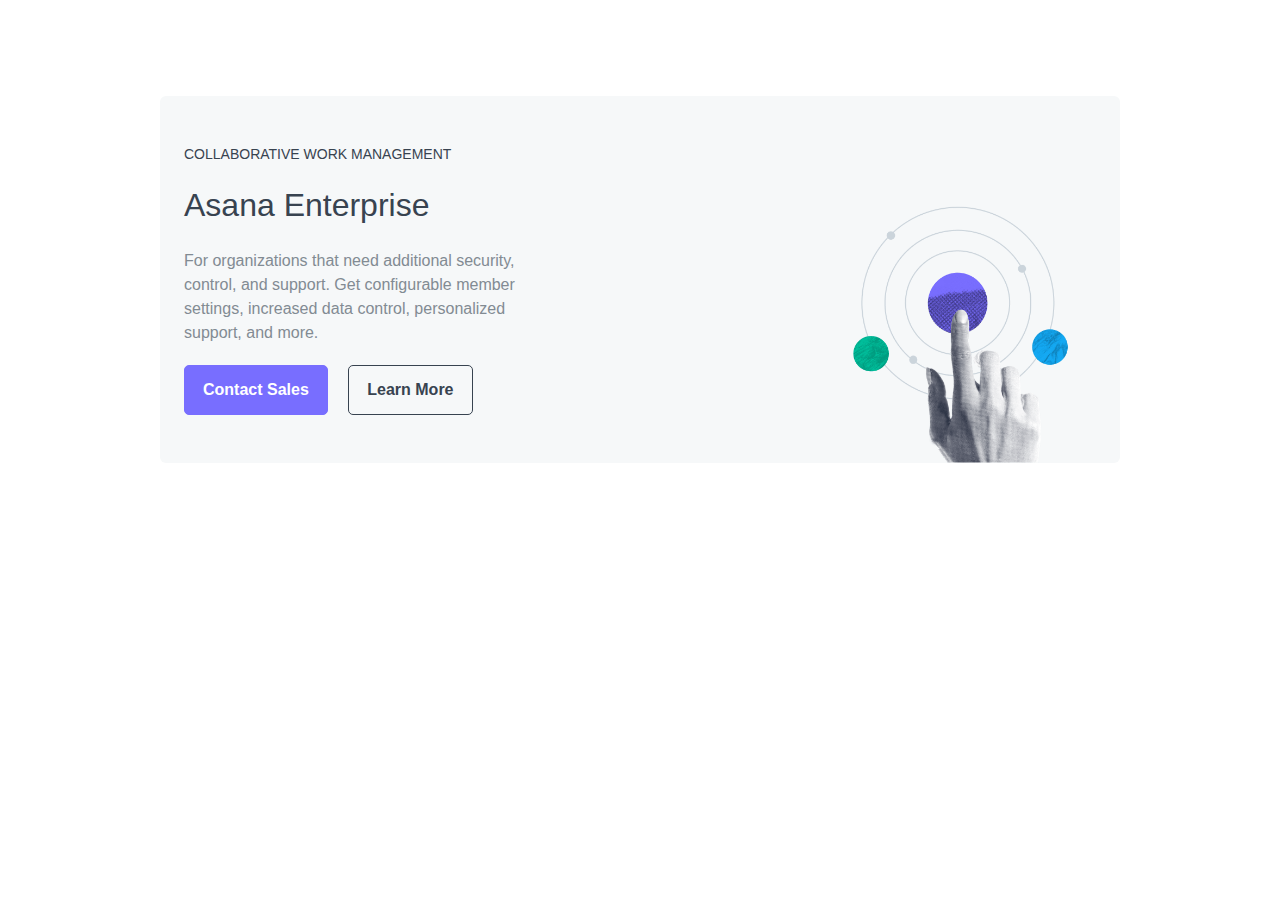
<file: 01. Enterprise/index.html>
<!DOCTYPE html>
<html lang="en">

<head>
    <meta charset="UTF-8">
    <meta http-equiv="X-UA-Compatible" content="IE=edge">
    <meta name="viewport" content="width=device-width, initial-scale=1.0">
    <title>Enterprise</title>
    <link rel="stylesheet" href="styles/reset.css">
    <link rel="stylesheet" href="styles/main.css">
</head>

<body>
    <section class="enterprise">
        <div class="info">
            <h2 class="subtitle">COLLABORATIVE WORK MANAGEMENT</h2>
        <h1 class="title">Asana Enterprise</h1>

        <p class="desc">
            For organizations that need additional security, control, and support. Get configurable member settings,
            increased data control, personalized support, and more.
        </p>

        <button class="btn btn-primary">Contact Sales</button>
        <button class="btn">Learn More</button>
        </div>

        <img src="images/img.png" alt="Section image" class="img">
        
    </section>
</body>

</html>
</file>
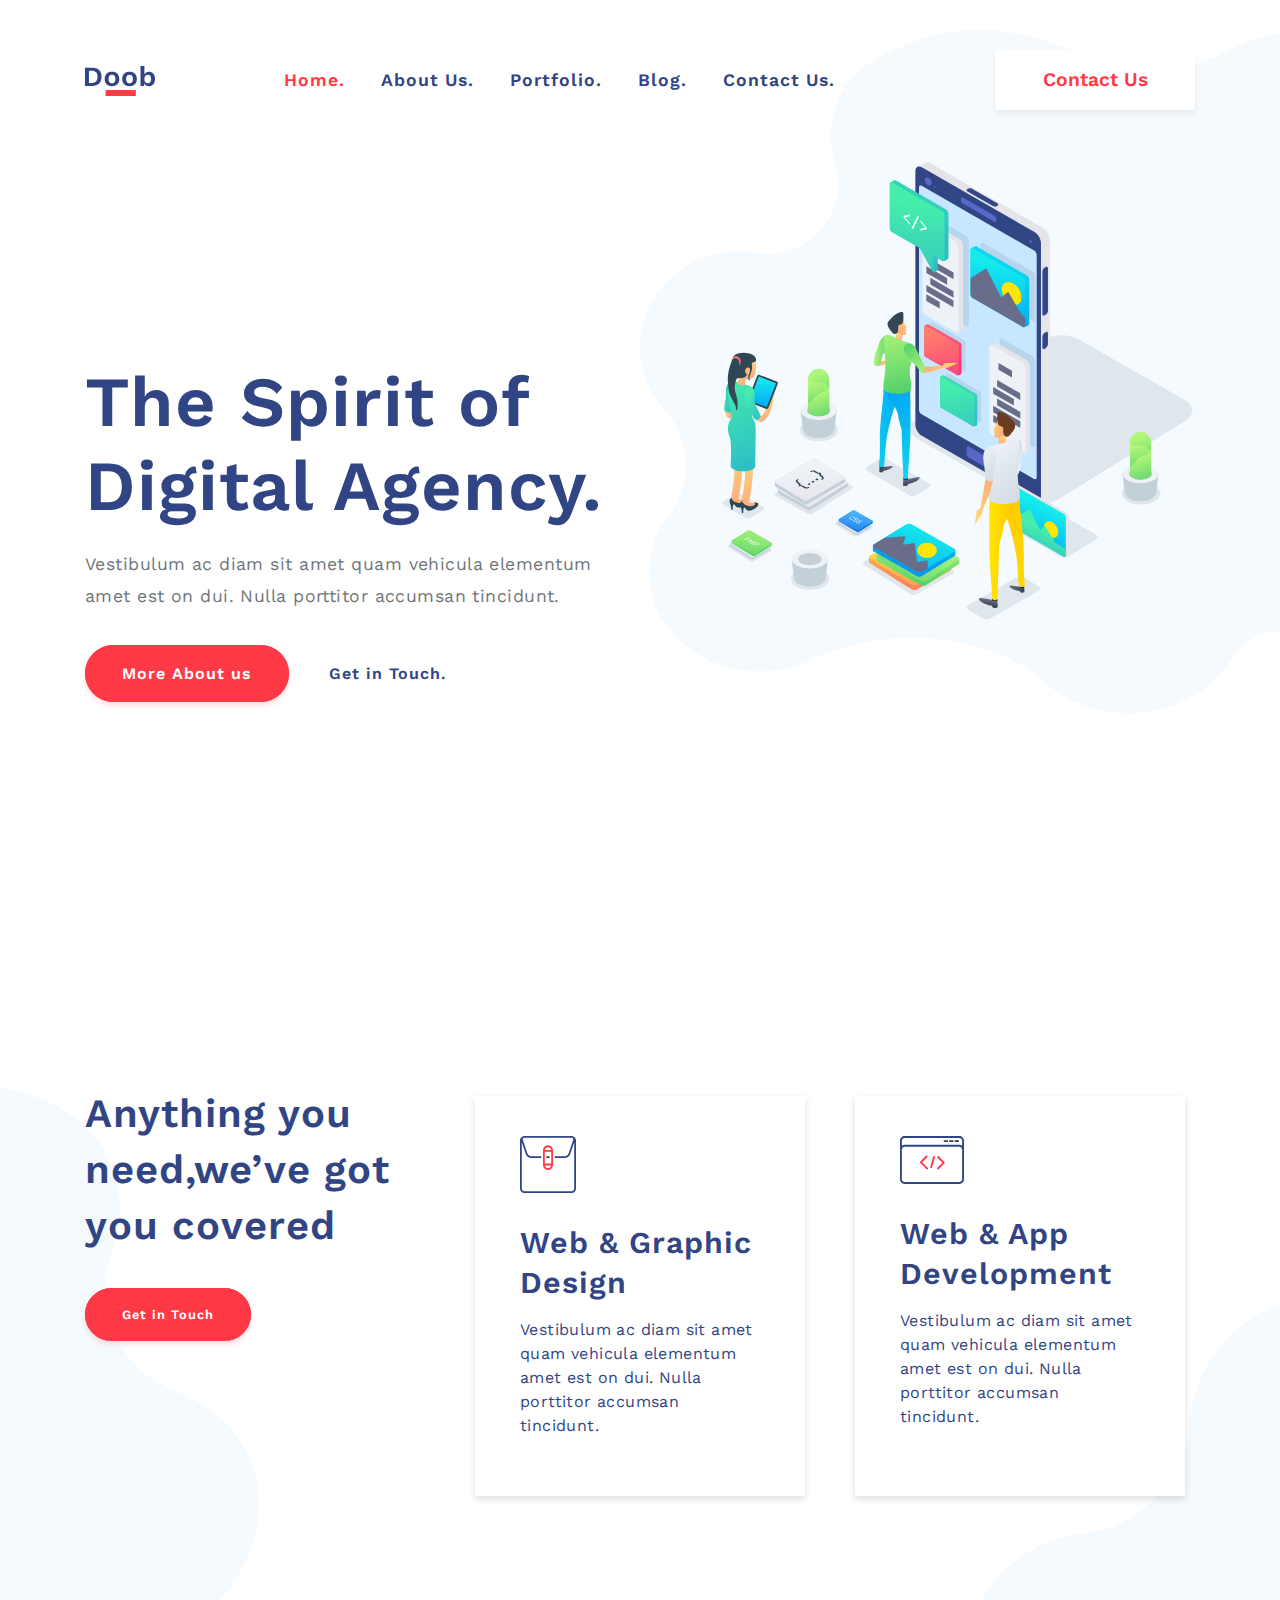
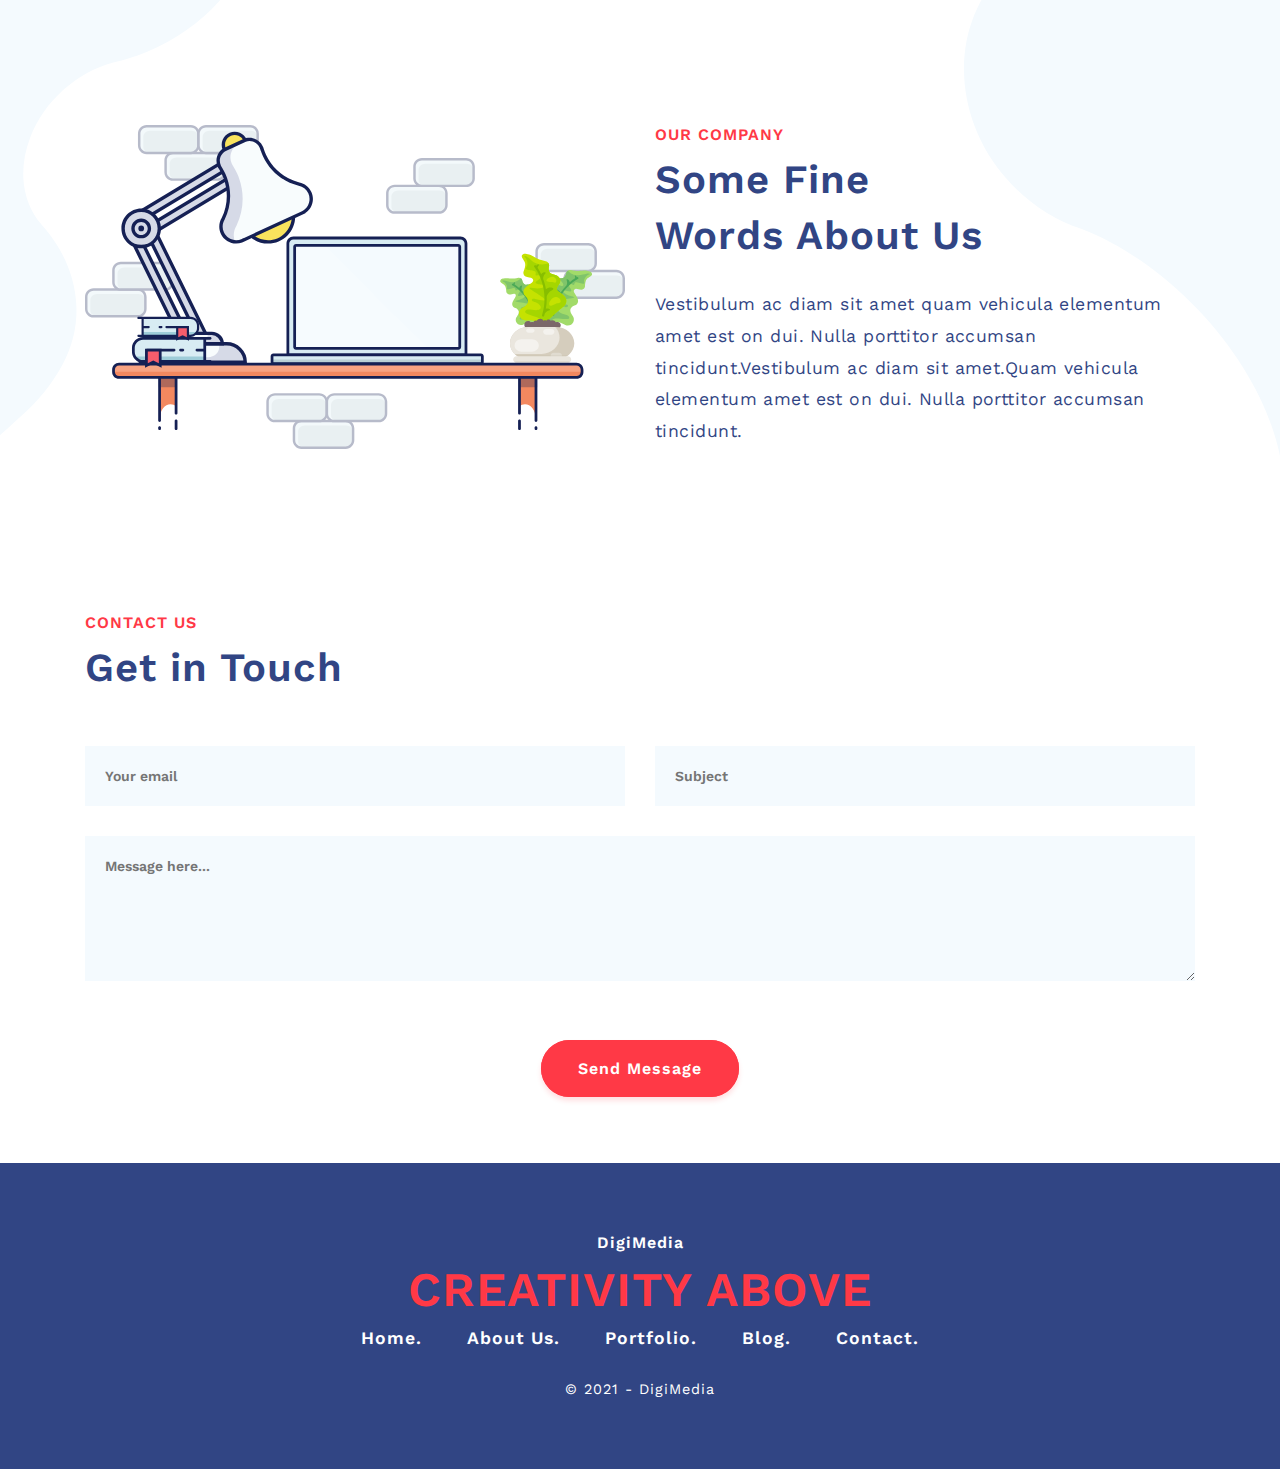
<file: 02. DigiMedia/index.html>
<!DOCTYPE html>
<html lang="en">
  <head>
    <meta http-equiv="content-type" content="text/html; charset=utf-8" />
    <meta name="viewport" content="width=device-width, initial-scale=1.0" />
    <link rel="icon" type="image/png" href="images/favicon.png" />
    <link
      href="https://fonts.googleapis.com/css?family=Work+Sans:400,600&display=swap"
      rel="stylesheet"
    />
    <link rel="stylesheet" href="css/icofont.min.css" />
    <link href="css/bootstrap.min.css" rel="stylesheet" />
    <link href="css/main.css" rel="stylesheet" />
    <link href="css/responsive.css" rel="stylesheet" />
    <title>DigiMedia</title>
  </head>
  <body>
    <header id="home">
      <section class="container">
        <nav class="navbar navbar-expand-lg navbar-light">
          <a class="navbar-brand" href="#"><img src="images/logo.svg" /></a>
          <div class="collapse navbar-collapse" id="navbarSupportedContent">
            <ul class="navbar-nav mr-auto">
              <li class="nav-item active">
                <a class="nav-link" href="#home"
                  >Home.<span class="sr-only">(current)</span></a
                >
              </li>
              <li class="nav-item">
                <a class="nav-link" href="#about-us">About Us.</a>
              </li>
              <li class="nav-item">
                <a class="nav-link" href="#portfolio">Portfolio.</a>
              </li>
              <li class="nav-item">
                <a class="nav-link" href="#blog">Blog.</a>
              </li>
              <li class="nav-item">
                <a class="nav-link" href="#contact-us">Contact Us.</a>
              </li>
            </ul>
            <form
              href="#contact-us"
              class="contact-btn form-inline my-2 my-lg-0"
            >
              <button>Contact Us</button>
            </form>
          </div>
        </nav>
      </section>
      <section class="container-fluid hero">
        <img src="images/hero.svg" />
        <article class="container">
          <h1>The Spirit of<br />Digital Agency.</h1>
          <p>
            Vestibulum ac diam sit amet quam vehicula elementum<br />
            amet est on dui. Nulla porttitor accumsan tincidunt.
          </p>
          <article class="hero-btns">
            <a href="#about-us">More About us</a>
            <a href="#contact-us">Get in Touch.</a>
          </article>
        </article>
      </section>
    </header>
    <section id="about-us" class="services">
      <div class="container-fluid">
        <div class="side-img">
          <img src="images/aside.svg" />
        </div>
        <div class="side2-img">
          <img src="images/aside2.svg" />
        </div>
        <div class="container">
          <div class="row">
            <div class="col-12 col-sm-12 col-lg-4 service-txt">
              <h2>Anything you need,we’ve got you covered</h2>
              <div class="hero-btns service-btn">
                <a href="#contact-us">Get in Touch</a>
              </div>
            </div>
            <div class="col-12 col-sm-6 col-lg-4">
              <div class="service-box">
                <img src="images/service-icon1.svg" />
                <h3>Web & Graphic<br />Design</h3>
                <p>
                  Vestibulum ac diam sit amet quam vehicula elementum amet est
                  on dui. Nulla porttitor accumsan tincidunt.
                </p>
              </div>
            </div>
            <div class="col-12 col-sm-6 col-lg-4">
              <div class="service-box">
                <img src="images/service-icon2.svg" />
                <h3>Web & App <br />Development</h3>
                <p>
                  Vestibulum ac diam sit amet quam vehicula elementum amet est
                  on dui. Nulla porttitor accumsan tincidunt.
                </p>
              </div>
            </div>
          </div>
        </div>
      </div>
    </section>
    <section class="about">
      <div class="container">
        <div class="row">
          <div class="col-12 col-sm-12 col-lg-6">
            <img src="images/aboutimg.svg" />
          </div>
          <div class="col-12 col-sm-12 col-lg-6">
            <h5>OUR COMPANY</h5>
            <h2>Some Fine<br />Words About Us</h2>
            <p>
              Vestibulum ac diam sit amet quam vehicula elementum amet est on
              dui. Nulla porttitor accumsan tincidunt.Vestibulum ac diam sit
              amet.Quam vehicula elementum amet est on dui. Nulla porttitor
              accumsan tincidunt.
            </p>
          </div>
        </div>
      </div>
    </section>
    <section id="contact-us" class="contact">
      <div class="container">
        <div class="row">
          <div class="col-12">
            <h5>CONTACT US</h5>
            <h2>Get in Touch</h2>
          </div>
        </div>
        <div class="row">
          <div class="col-12 col-lg-6 email">
            <input placeholder="Your email" type="email" id="email" />
          </div>
          <div class="col-12 col-lg-6 email">
            <input placeholder="Subject" type="subject" id="subject" />
          </div>
        </div>
        <div class="row">
          <div class="col-12 message">
            <textarea
              id="message"
              name="message"
              rows="5"
              cols="1"
              placeholder="Message here..."
            ></textarea>
          </div>
          <div class="col-12">
            <div class="hero-btns contact-btn">
              <a href="#">Send Message</a>
            </div>
          </div>
        </div>
      </div>
    </section>
    <footer>
      <div class="container">
        <div class="row">
          <div class="col-12">
            <h5>DigiMedia</h5>
            <h3>CREATIVITY ABOVE</h3>
            <ul class="contact-nav">
              <li><a href="#home">Home.</a></li>
              <li><a href="#about-us">About Us.</a></li>
              <li><a href="#portfolio">Portfolio.</a></li>
              <li><a href="#blog">Blog.</a></li>
              <li><a href="#contact-us">Contact.</a></li>
            </ul>
            <h6>© 2021 - DigiMedia</h6>
          </div>
        </div>
      </div>
    </footer>
  </body>
</html>
</file>
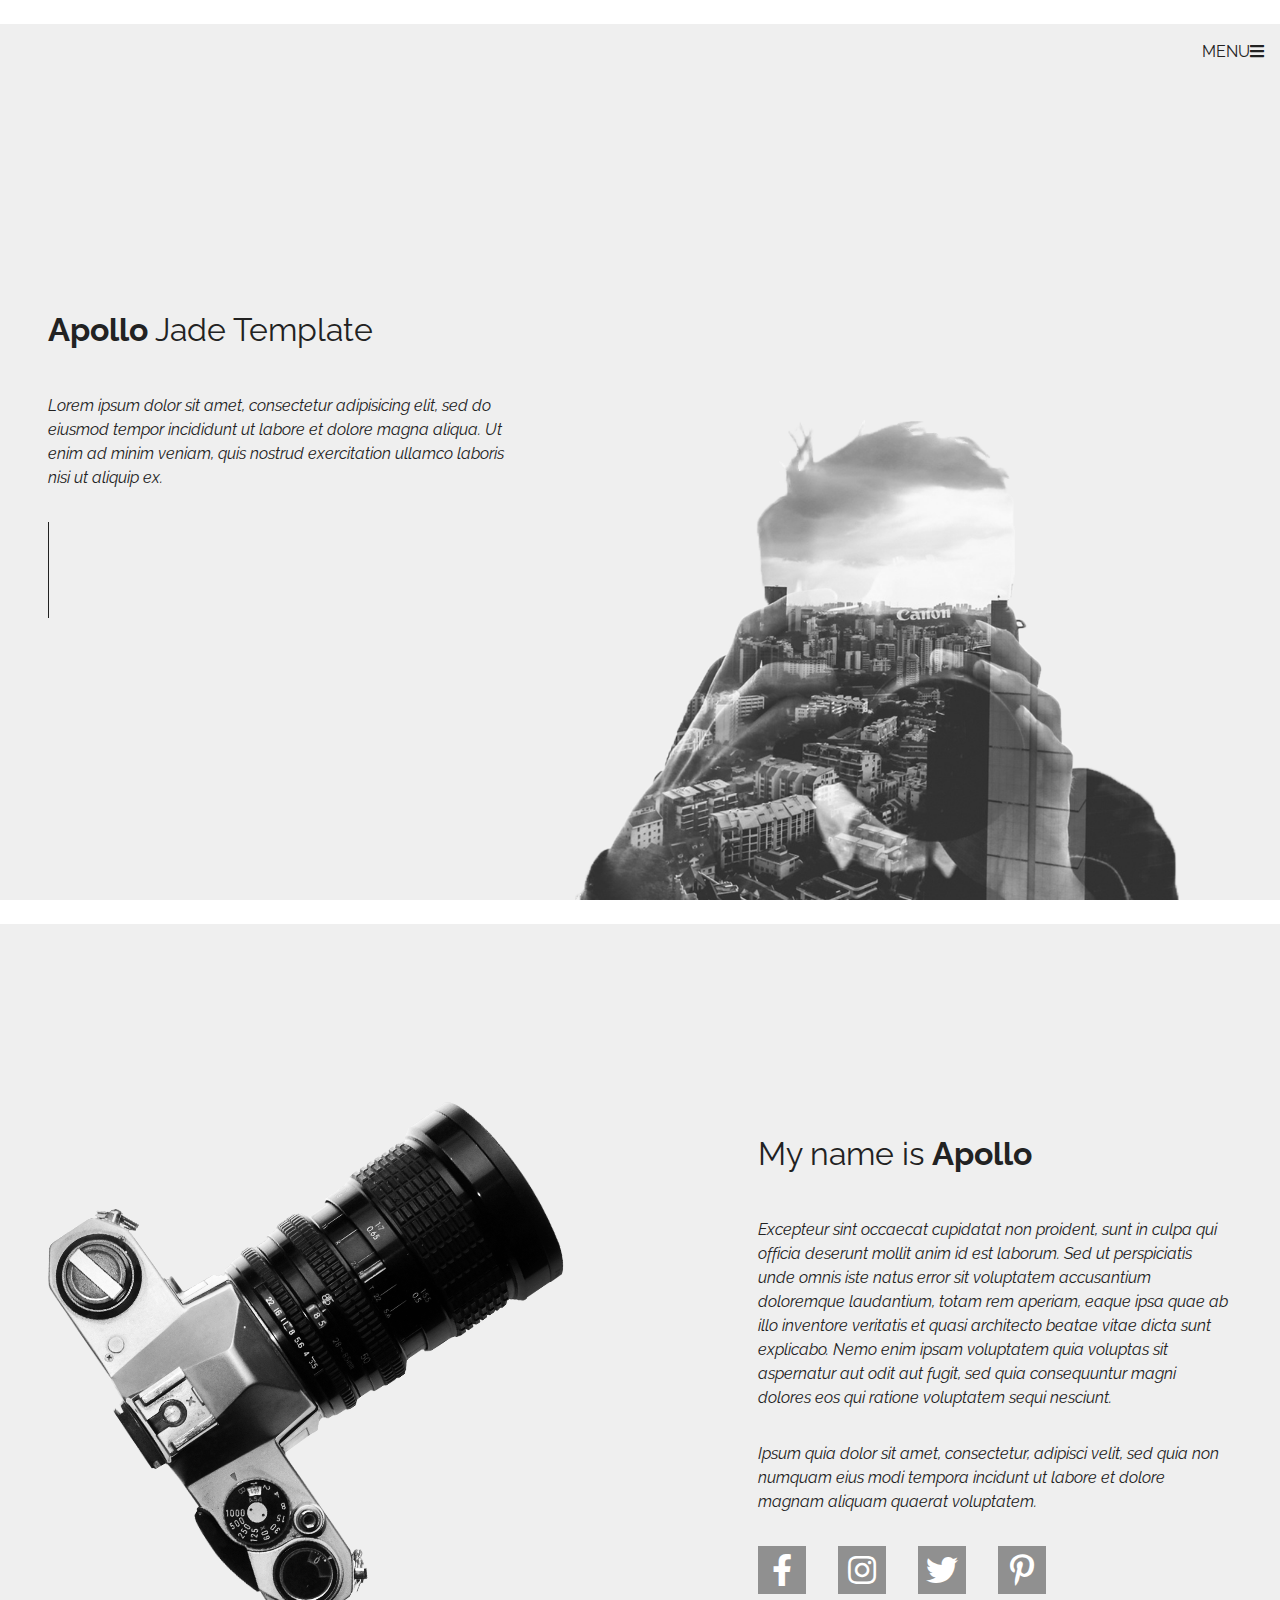
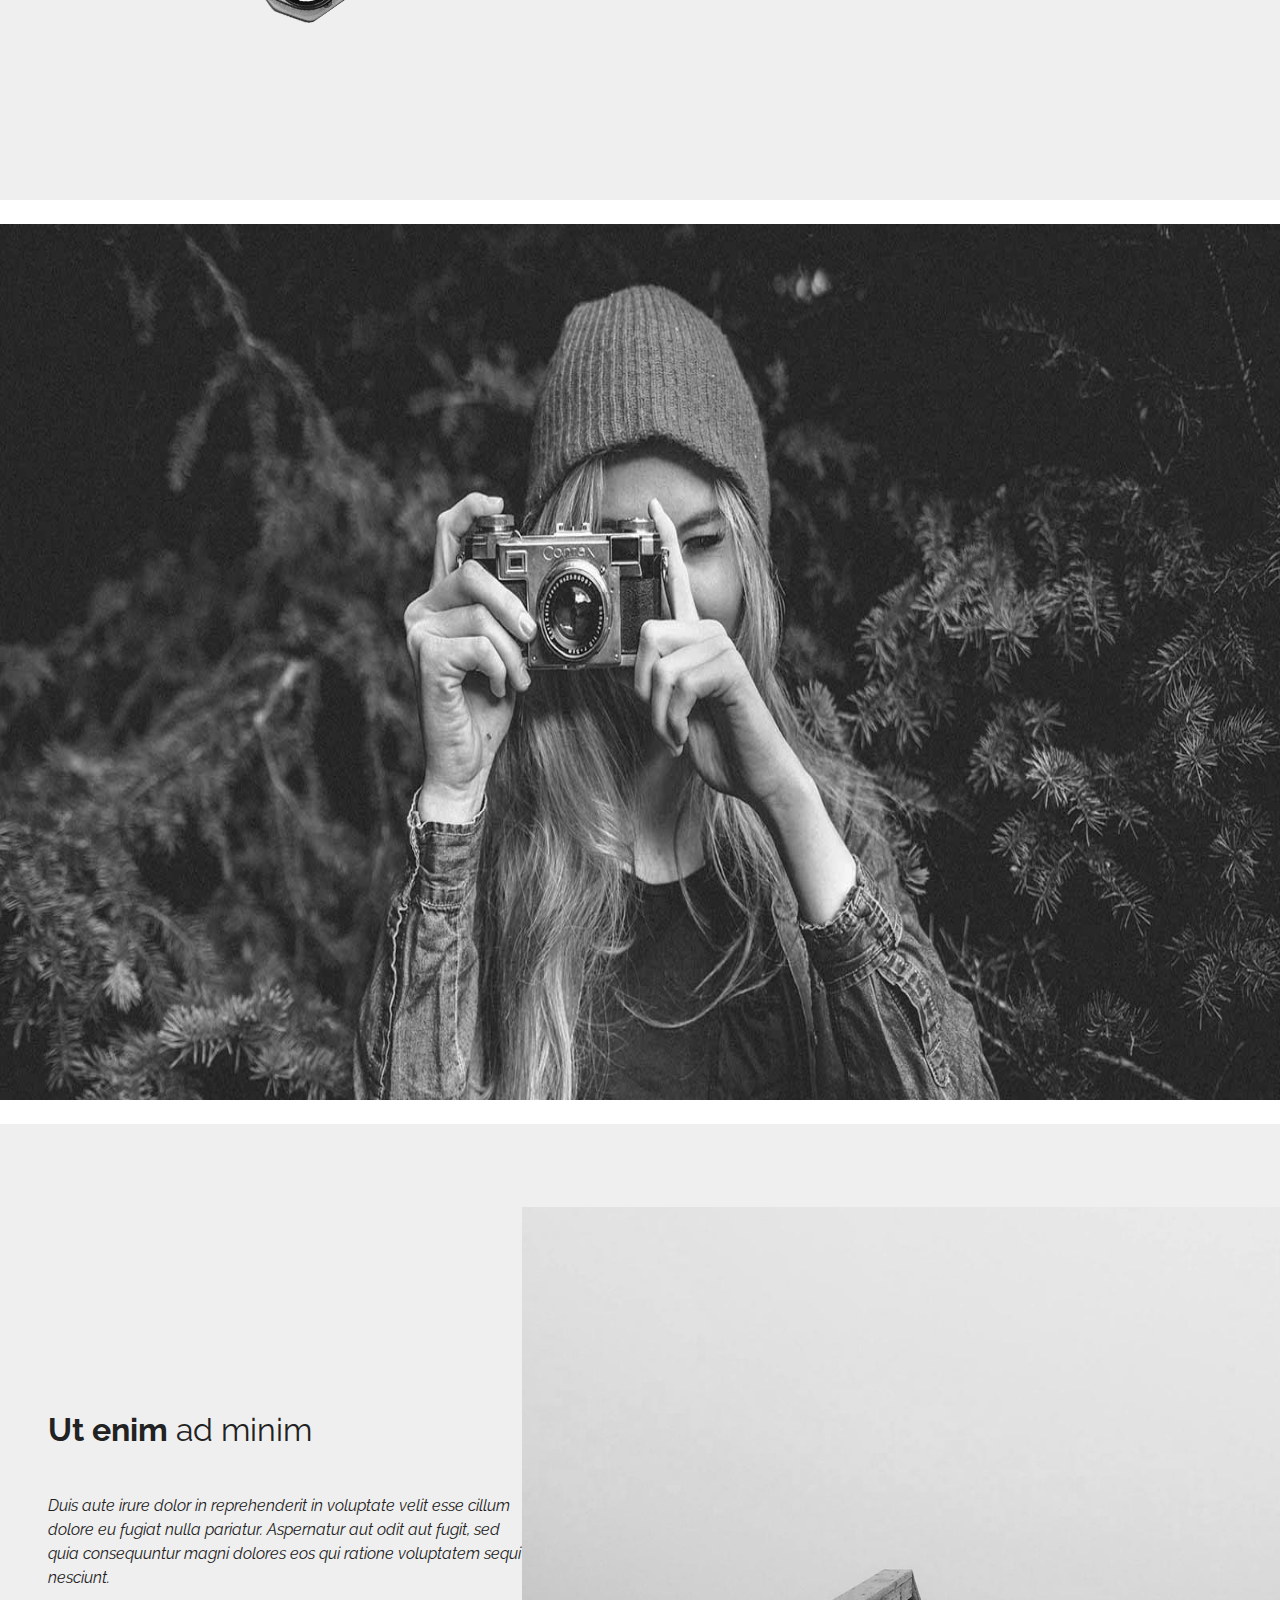
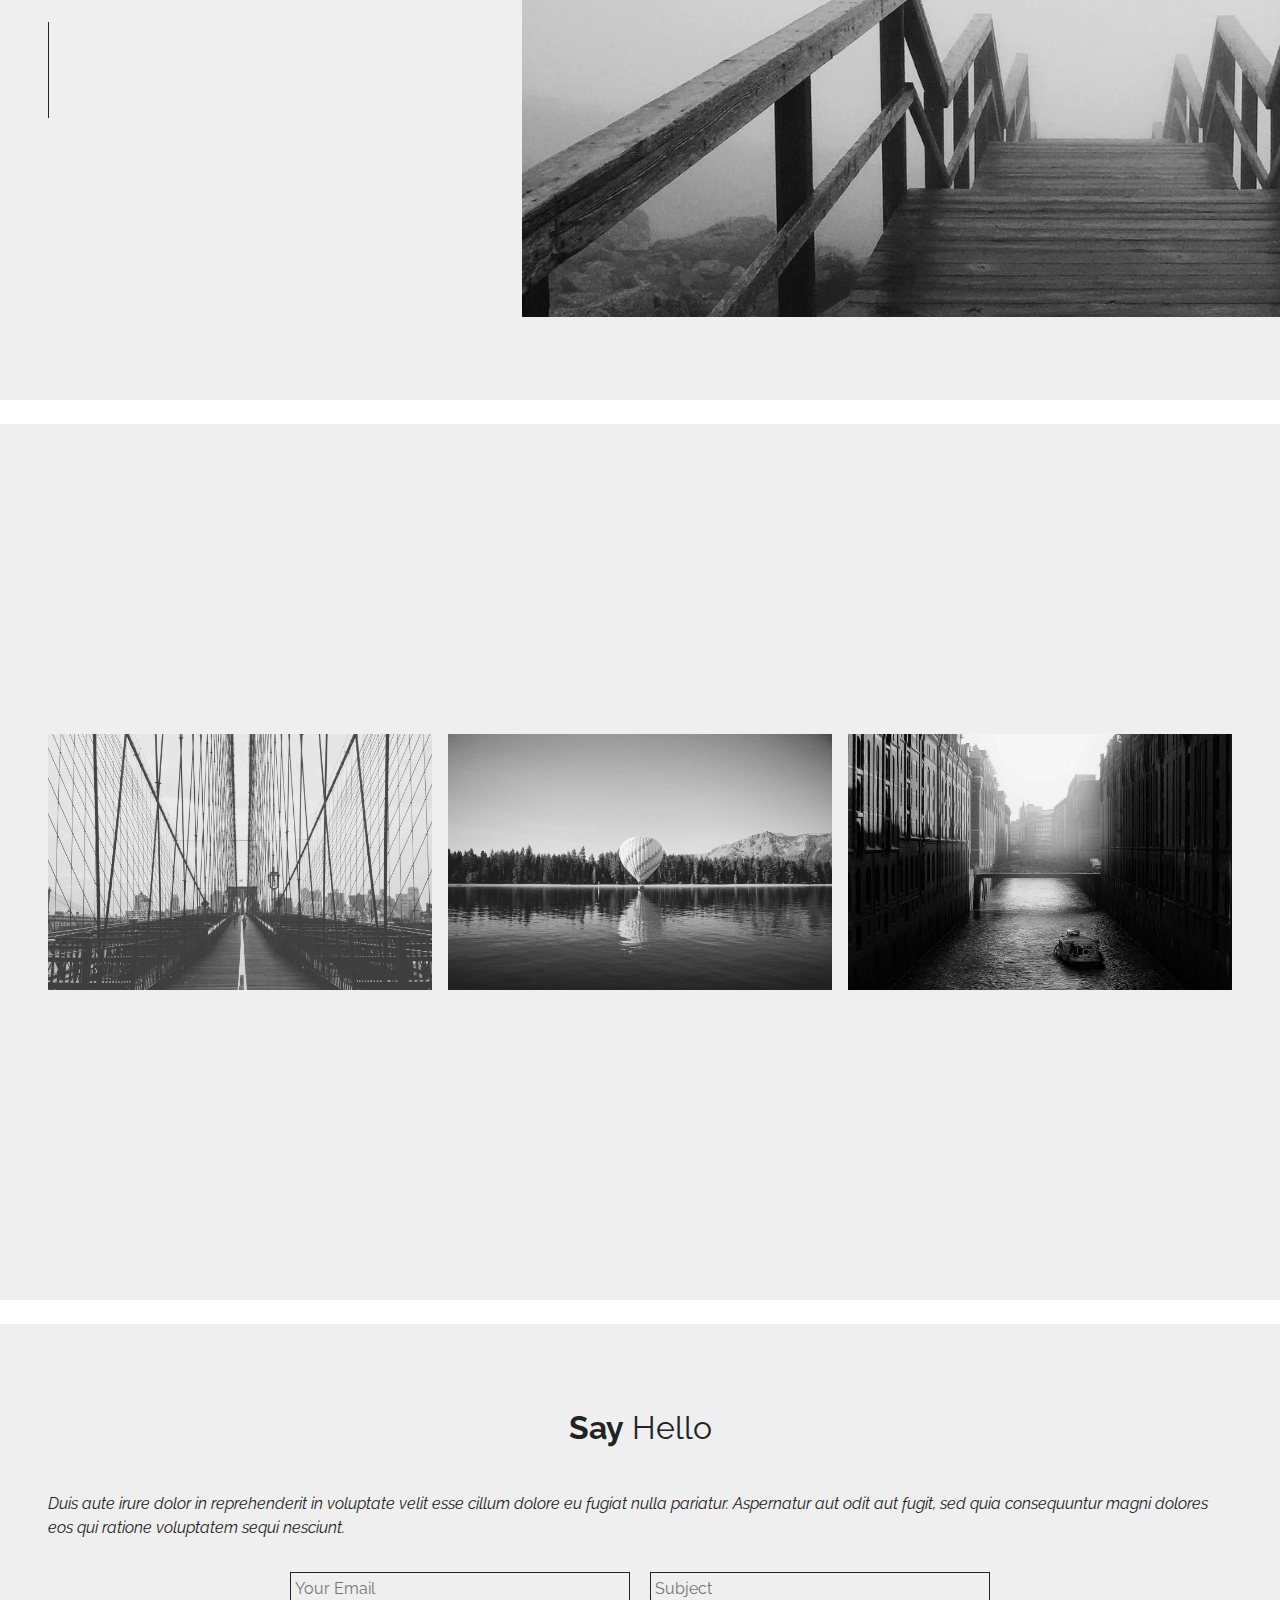
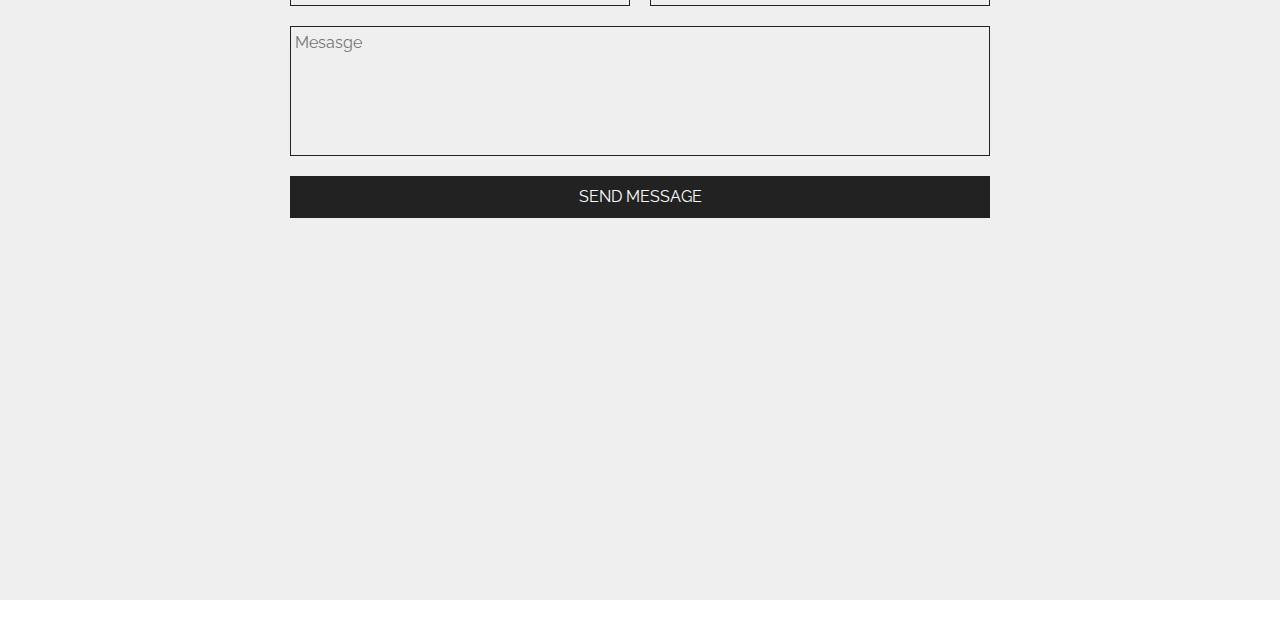
<file: 03. Portfolio/index.html>
<!DOCTYPE html>
<html lang="en">

<head>
    <meta charset="UTF-8">
    <meta http-equiv="X-UA-Compatible" content="IE=edge">
    <meta name="viewport" content="width=device-width, initial-scale=1.0">
    <title>Portfolio</title>
    <link href="https://use.fontawesome.com/releases/v5.15.4/css/all.css" rel="stylesheet">
    <link rel="preconnect" href="https://fonts.googleapis.com">
    <link rel="preconnect" href="https://fonts.gstatic.com" crossorigin>
    <link
        href="https://fonts.googleapis.com/css2?family=Raleway:ital,wght@0,100;0,200;0,300;0,400;0,500;0,600;0,700;0,800;0,900;1,100;1,200;1,300;1,400;1,500;1,600;1,700;1,800;1,900&display=swap"
        rel="stylesheet">
    <link rel="stylesheet" href="styles/reset.css">
    <link rel="stylesheet" href="styles/main.css">
</head>

<body>
    <main>
        <section id="hero" class="page-section section-flexed">
            <div class="navigation">
                <span>MENU<i class="fas fa-bars"></i></span>
            </div>

            <div class="section-info">
                <h1 class="title">
                    <b>Apollo</b>
                    Jade Template
                </h1>
                <p class="desc">
                    Lorem ipsum dolor sit amet, consectetur adipisicing elit, sed do eiusmod tempor incididunt ut labore
                    et dolore magna aliqua. Ut enim ad minim veniam, quis nostrud exercitation ullamco laboris nisi ut
                    aliquip ex.
                </p>

                <div class="divider vertical"></div>

            </div>

            <img src="images/hero.png" alt="Hero img" class="section-img hero-img">
        </section>

        <section id="camera" class="page-section section-flexed">

            <img src="images/camera.png" alt="Hero img" class="section-img hero-img">

            <div class="section-info">
                <h1 class="title">
                    <div class="divider horizontal"></div>
                    My name is
                    <b>Apollo</b>

                </h1>
                <p class="desc">
                    Excepteur sint occaecat cupidatat non proident, sunt in culpa qui officia deserunt mollit anim id
                    est laborum. Sed ut perspiciatis unde omnis iste natus error sit voluptatem accusantium doloremque
                    laudantium, totam rem aperiam, eaque ipsa quae ab illo inventore veritatis et quasi architecto
                    beatae vitae dicta sunt explicabo. Nemo enim ipsam voluptatem quia voluptas sit aspernatur aut odit
                    aut fugit, sed quia consequuntur magni dolores eos qui ratione voluptatem sequi nesciunt.
                </p>

                <p class="desc">
                    Ipsum quia dolor sit amet, consectetur, adipisci velit, sed quia non numquam eius modi tempora
                    incidunt ut labore et dolore magnam aliquam quaerat voluptatem.
                </p>

                <ul class="socials" role="list">
                    <li class="social">
                        <i class="fab fa-facebook-f"></i>
                    </li>
                    <li class="social">
                        <i class="fab fa-instagram"></i>
                    </li>
                    <li class="social">
                        <i class="fab fa-twitter"></i>
                    </li>
                    <li class="social">
                        <i class="fab fa-pinterest-p"></i>
                    </li>
                </ul>
            </div>

        </section>

        <section id="hero" class="page-section big-picture">

            <img src="images/thumb-1.jpeg" alt="Hero img" class="section-img big-img">
        </section>


        <section id="hero" class="page-section section-flexed">

            <div class="section-info">
                <h1 class="title">
                    <b>Ut enim</b>
                    ad minim
                </h1>
                <p class="desc">
                    Duis aute irure dolor in reprehenderit in voluptate velit esse cillum dolore eu fugiat nulla
                    pariatur. Aspernatur aut odit aut fugit, sed quia consequuntur magni dolores eos qui ratione
                    voluptatem sequi nesciunt.
                </p>

                <div class="divider vertical"></div>

            </div>

            <img src="images/featured.jpeg" alt="Hero img" class="section-img">
        </section>

        <section id="gallery" class="page-section">
            <ul class="list" role="list">
                <li class="picture">
                    <img src="images/thumb-3.jpeg" alt="thumb-3">
                </li>
                <li class="picture">
                    <img src="images/thumb-4.jpeg" alt="thumb-4">
                </li>
                <li class="picture">
                    <img src="images/thumb-122.jpeg" alt="thumb-122">
                </li>
            </ul>
        </section>

        <section id="contacts" class="page-section">

            <div class="section-info">
                <h1 class="title last-title">
                    <b>Say</b>
                    Hello
                </h1>
                <p class="desc">
                    Duis aute irure dolor in reprehenderit in voluptate velit esse cillum dolore eu fugiat nulla
                    pariatur. Aspernatur aut odit aut fugit, sed quia consequuntur magni dolores eos qui ratione
                    voluptatem sequi nesciunt.
                </p>

                <form action="/submit" class="form">
                    <input class="email" name="email" type="email" placeholder="Your Email">
                    <input class="subject" name="subject" type="text" placeholder="Subject">
                    <textarea class="message" name="message" placeholder="Mesasge" rows="5"></textarea>
                    <button class="btn">SEND MESSAGE</button>

                    
                
                </form>
            </div>

            
            <footer class="footer">
                <p> © Portfolio 2021</p>
            </footer>

        </section>

        


    </main>

    
</body>

</html>
</file>
<file: 01. Enterprise/styles/main.css>
/* 
    background color - #f6f8f9
    primary button color - #786eff
    text color - #828b93
    title color - #384350
*/

body{
    font-family: Helvetica, sans-serif;
    color: #384350;
    padding: 36px;
}

.enterprise{
    background-color: #f6f8f9;
    padding: 0px 24px;
    border-radius: 6px;
    display: flex;
    justify-content: space-between;
    align-items: flex-end;
    max-width: 960px;
    margin: 60px auto;
}

.enterprise .info{
    width: 40%;
    padding: 48px 0px;
}
.enterprise .subtitle{
    font-size: 14px;
    margin-bottom: 16px;
    font-weight: normal;
}
.enterprise .title{
    font-size: 32px;
    margin-bottom: 20px;
    font-weight: normal;
}

.enterprise .desc{
    color: #828b93;
    margin-bottom: 20px;
}

.enterprise .btn{
    all:unset;
    border-radius: 5px;
    border: 1px solid #384350;
    padding: 12px 18px;
    font-weight: bold;
}

.enterprise .btn.btn-primary{
    border-color: #786eff;
    background-color: #786eff;
    color: white;
    margin-right: 16px;
}

.enterprise .img{
    width: 30%;
}
</file>
<file: 02. DigiMedia/css/main.css>
* {
  margin: 0;
  padding: 0;
}

html {
  box-sizing: border-box;
}

*,
*:before,
*:after {
  box-sizing: inherit;
}

a {
  font-weight: 600;
  color: #314584;
  text-decoration: none;
  letter-spacing: 1px;
  position: relative;
}

a:focus,
a:hover {
  color: rgba(44, 44, 44, 0.8);
  text-decoration: none;
}

img {
  max-width: 100%;
  height: auto;
}

h1,
h2,
h3,
h5,
h6 {
  color: #314584;
  font-weight: 600;
  letter-spacing: 1px;
}

body {
  color: #314584;
  font-family: "Work Sans", sans-serif;
  font-size: 14px;
  font-weight: 400;
  overflow-x: hidden;
  transition: opacity 1s;
  min-width: 330px;
}

h1 {
  font-size: 4.4rem;
  margin-bottom: 20px;
}

h2 {
  font-size: 2.5rem;
  line-height: 3.5rem;
  margin-bottom: 50px;
}

.about h2 {
  margin-bottom: 25px;
}

h3 {
  font-size: 1.9rem;
  line-height: 2.5rem;
  margin-bottom: 15px;
}

h5 {
  font-size: 1rem;
  color: #ff3946;
}

h6 {
  font-size: 1rem;
  margin-bottom: 10px;
}

.about p {
  color: #314584;
}

p {
  font-size: 1.1rem;
  line-height: 1.8;
  color: #6e757a;
  margin-bottom: 15px;
  letter-spacing: 0.025em;
}

.contact-btn button {
  width: 200px;
  height: 60px;
  border: 0px;
  box-shadow: 0px 4px 6px 0px rgba(30, 32, 33, 0.07);
  background: #fff;
  border-radius: 3px;
  font-size: 1.2rem;
  font-family: "Work Sans", sans-serif;
  font-weight: 600;
  color: #ff3946;
}

.hero-btns a:first-child {
  background: #ff3946;
  border: 2px solid #ff3946;
  color: #fff;
  padding: 17px 35px;
  font-size: 1rem;
  border-radius: 30px;
  box-shadow: 0px 4px 5px 0px rgba(255, 57, 70, 0.15);
}

.hero-btns a:first-child:hover {
  background: #fff;
  border: 2px solid #ff3946;
  color: #314584;
  padding: 17px 35px;
  font-size: 1rem;
  border-radius: 30px;
  transition: all 0.3s ease;
}

.hero-btns a:last-child {
  color: #314584;
  padding: 17px 35px;
  font-size: 1rem;
}

.hero-btns a:last-child:hover {
  color: #ff3946;
  transition: all 0.3s ease;
}

.navbar-light .navbar-toggler {
  color: #314584;
  border: none;
}

.navbar-toggler {
  padding: 0.5rem 1.2rem 0.25rem 0rem;
  font-size: 1.25rem;
  line-height: 1;
  background: transparent;
  border: 1px solid transparent;
  border-radius: 0.25rem;
}

.interactive-menu-button {
  position: relative;
}

.interactive-menu-button a {
  width: 20px;
  height: 20px;
  display: block;
  position: relative;
}

.interactive-menu-button a span {
  height: 4px;
  position: absolute;
  background: #314584;
  text-indent: -999em;
  width: 100%;
  top: 6px;
  transition: all 0.5s cubic-bezier(0, 0.275, 0.125, 1);
}

.interactive-menu-button a span:before,
.interactive-menu-button a span:after {
  content: "";
  height: 4px;
  background: #314584;
  width: 100%;
  position: absolute;
  top: -6px;
  left: 0;
  transition: all 0.5s cubic-bezier(0, 0.275, 0.125, 1);
}

.interactive-menu-button a span:after {
  top: 6px;
}

.service-btn a {
  color: #fff !important;
  font-size: 0.8rem !important;
}

.service-btn a:hover {
  color: #ff3946 !important;
}

.contact-btn {
  text-align: center;
  margin-top: 70px;
}

.contact-btn a {
  color: #fff !important;
}

.contact-btn a:hover {
  color: #314584 !important;
}

.navbar-light .navbar-nav .nav-link {
  color: #314584;
  font-size: 1.1rem;
}

.hero-btns {
  margin-bottom: 350px;
}

.navbar-light .navbar-nav .active > .nav-link {
  color: #ff3946;
}

.navbar {
  padding: 50px 0 0 0;
}

.navbar-light .navbar-brand {
  margin-right: 10%;
}

.nav-item {
  padding: 0 10px;
}

.navbar-light .navbar-nav .nav-link:focus,
.navbar-light .navbar-nav .nav-link:hover {
  color: #ff3946;
}

.hero img {
  position: absolute;
  top: 0;
  right: 0;
  z-index: -9;
  margin-top: 30px;
  width: 50%;
}

.hero h1 {
  margin-top: 250px;
}

.hero p {
  margin-bottom: 50px;
}

.services {
  padding: 50px 0px;
}

.services p {
  font-size: 1rem;
  color: #314584;
  line-height: 1.5rem;
}

.side-img img {
  position: absolute;
  left: -20px;
}

.side2-img img {
  position: absolute;
  right: -20px;
  top: 1300px;
}

.service-box {
  background: #fff;
  padding: 40px 45px;
  margin: 10px;
  box-shadow: 0px 3px 7px 0px rgba(28, 31, 33, 0.15);
  min-height: 400px;
}

.service-box img {
  margin-bottom: 30px;
}

.about {
  margin-bottom: 150px;
}

.contact {
  max-height: 550px;
}

.email input {
  width: 100%;
  height: 60px;
  background: #f4fafe;
  border: none;
  padding: 0px 20px;
  color: #314584;
  font-weight: 600;
  margin-bottom: 15px;
}

textarea {
  background: #f4fafe;
  border: none;
  width: 100%;
  padding: 20px;
  margin-top: 15px;
  color: #314584;
  font-weight: 600;
}

footer {
  background: #314584;
  width: 100%;
  text-align: center;
  padding: 70px 0px 0px 0px;
}

footer h5 {
  color: #fff;
  padding-bottom: 10px;
}

footer h3 {
  color: #ff3946;
  font-size: 3rem;
}

.contact-nav li {
  display: inline;
  color: #fff;
}

.contact-nav a {
  color: #fff;
  font-size: 1.1rem;
  padding: 20px 20px;
}

.contact-nav a:hover {
  color: #ff3946;
}

footer h6 {
  color: #fff;
  font-size: 0.9rem;
  font-weight: 400;
  margin-top: 30px;
  padding-bottom: 60px;
}
</file>
<file: 02. DigiMedia/css/responsive.css>
/* TODO: Add responsive styles here... */
@media(max-width:600px){
    .navbar{
        justify-content: center;
    }
    .navbar-light .navbar-brand {
        margin-right: 0px;
    }
    .hero img {
        display: none;
    }

    .hero h1 {
        margin-top: 40px;
    }

    .container {
        text-align: center;
        max-width: 500px;
        
    }

    .hero-btns{
        display: flex;
        flex-direction: column;
        align-items: center;
        margin-bottom: 100px;
    }

    .hero-btns a:first-child{
        padding-left: 60px;
        padding-right: 60px;
    }

    /* Anything you need SECTION */

    .col-sm-6 {
        flex: 0 0 100%;
        max-width: 100%;
        text-align: start;
    }
    .side2-img img {
        top: 1700px;
    }

    .service-box {
        min-height: 500px;
        margin-bottom: 50px;
    }
    
    /* Our Company SECTION */
    
    .about .row{
        gap: 80px;
    }

    .about .row .col-12{

    }


    /* Contact Us SECTION */

    .contact .contact-btn{
        display: none;
    }
  

    /* Foooter SECTION */
    .contact-nav{
        display: flex;
        flex-direction: column;
        align-items: center;
    }
    footer h3{
        padding-bottom: 0px;
    }
}
</file>
<file: 03. Portfolio/styles/main.css>
:root{
    --gray-light: #efefef;
    --gray-dark: #909090;
    --gray-black: #222222;

}



/* Global styles */

body{
    font-family: 'Raleway', sans-serif;
    color: var(--gray-black);
}

.page-section{
    max-width: 1880px;
    height: calc(100vh - 1.5rem);
    margin: 1.5rem auto;
    background-color: var(--gray-light);
    padding: 5rem 3rem;
    overflow: hidden;
    
}

.section-flexed{
    display: flex;
    justify-content: space-between;
    align-items: center;
    overflow: hidden;
}


.section-flexed .section-info{
    flex: 0 0 40%;
}

.section-flexed .section-img{
    flex: 0 1 35%;
}

.page-section .title{
    font-size: 2rem;
    font-weight: normal;
    margin-bottom: 2.5rem;
}

.page-section .desc{
    font-style: italic;
    margin-bottom: 2rem;
}

.page-section .divider.vertical{
    height: 6rem;
    width: 1px;
    background-color: var(--gray-black);
}


/* Hero Section */

#hero.page-section{
    position: relative;
}

#hero .navigation{
    position: absolute;
    top: 1rem;
    right: 1rem;
}

#hero .hero-img{
    position: absolute;
    width: 50%;
    bottom: 0px;
    right: 5rem;
}



/* Camera Section */

#camera .socials{
    display: flex;
    align-items: center;
    gap: 2rem;
}

#camera .socials .social{
    width: 3rem;
    height: 3rem;
    background-color: var(--gray-dark);
    color: white;
    position: relative;
}

#camera .socials .social i{
    font-size: 2rem;
    position: absolute;
    top: 50%;
    left: 50%;
    transform: translate(-50%, -50%);
}



/*  Big picture section  */
.big-img{
    width: 100%;
    height: 100%;
}

.page-section.big-picture{
    padding: 0px;
}



/* Gallery section */

#gallery{
    display: flex;
    align-items: center;
}

#gallery .list{
    display: grid;
    grid-template-columns: repeat(3, 1fr);
    gap: 1rem;
}
/* 
#gallery .list .picture{
    transform: scale(1);
    transition: transform 300ms ease-in-out;
} */

#gallery .list .picture:hover{
    transform: scale(1.5);
    /* z-index: 1; */

}



/* Contacts Section */

#contacts .form{
    max-width: 700px;
    margin: 0 auto;
    display: grid;
    grid-template-columns: repeat(2, 1fr);
    gap: 1.25rem;
    grid-template-areas: 
    "email subject"
    "msg msg"
    "submit submit";
}

#contacts .form input,
#contacts .form textarea{
    background-color: transparent;
    border: 1px solid var(--gray-black);
    padding: 0.25rem;
    width: 100%;
}

#contacts .form textarea{
    resize: none;
}
#contacts .form .email{
    grid-area: email;
}

#contacts .form .subject{
    grid-area: subject;
}
#contacts .form .message{
    grid-area: msg;
}

#contacts .form .btn{
    width: 100%;
    padding: 0.5rem;
    text-align: center;
    border: 1px solid var(--gray-black);
    background-color: var(--gray-black);
    color: white;
    grid-area: submit;
}

#contacts .title.last-title{
text-align: center;
}

/* Footer Section */

.footer{
    height: 100%;
    text-align: center;
    margin-top: 80%;
}
</file>
